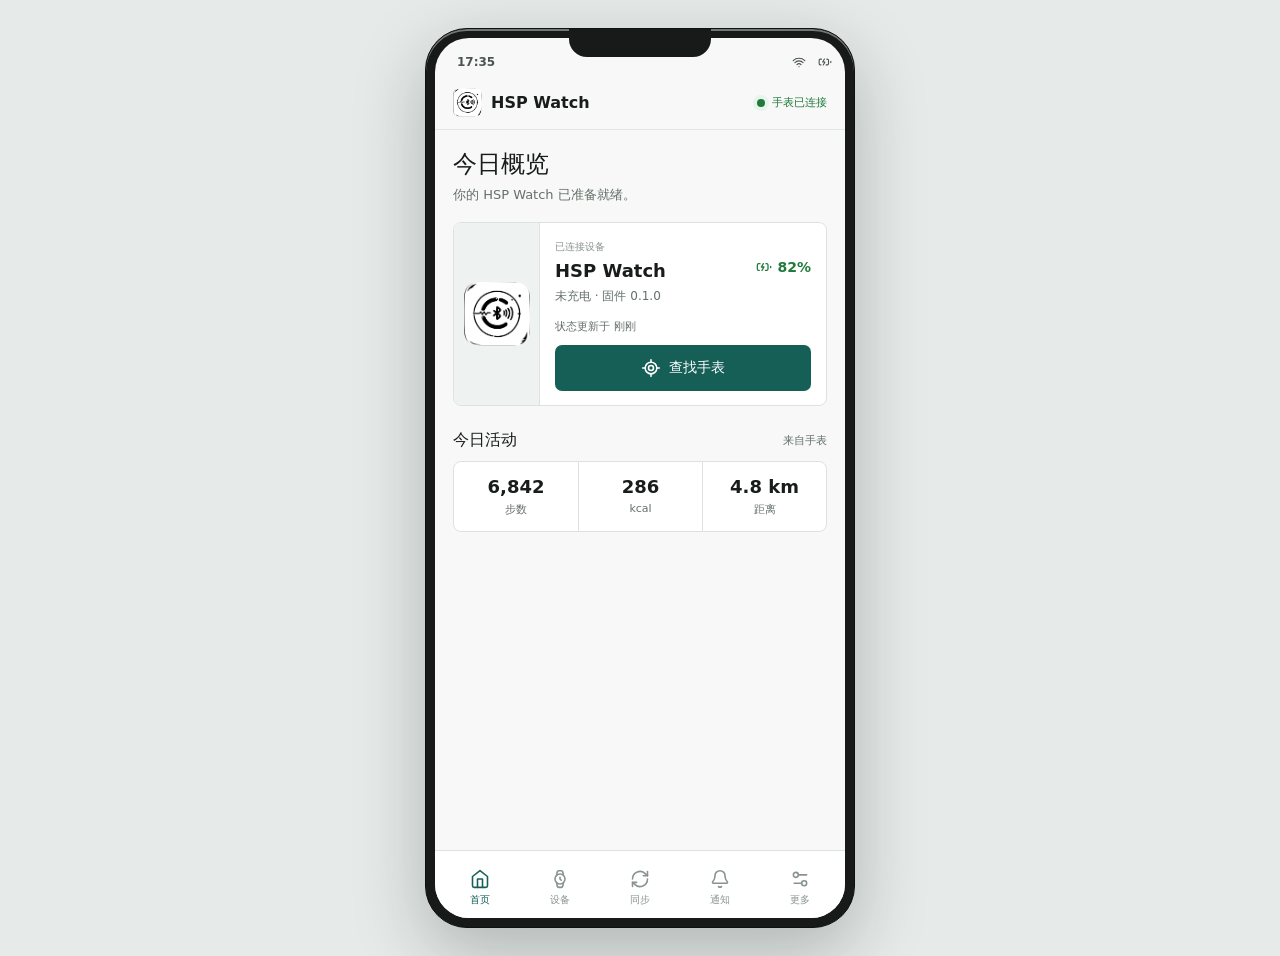
<file: design/index.html>
<!doctype html>
<html lang="zh-CN">
<head>
  <meta charset="utf-8">
  <meta name="viewport" content="width=device-width, initial-scale=1, viewport-fit=cover">
  <meta name="theme-color" content="#f7f8f7">
  <title>HSP Watch · 首页</title>
  <link rel="icon" href="../app/src/main/res/mipmap-xxxhdpi/ic_launcher_watch.png">
  <link rel="stylesheet" href="assets/styles.css">
  <script defer src="assets/app.js"></script>
</head>
<body data-page="home">
  <div class="prototype-stage">
    <div class="phone-frame">
      <div class="phone-screen">
        <div class="system-bar">
          <time data-current-time>09:41</time>
          <div class="system-icons" aria-hidden="true"><span class="icon" data-icon="wifi"></span><span class="icon" data-icon="battery-charging"></span></div>
        </div>
        <header class="app-bar">
          <a class="app-brand" href="index.html"><img src="../app/src/main/res/mipmap-xxxhdpi/ic_launcher_watch.png" alt=""><span>HSP Watch</span></a>
          <span class="connection-chip"><span class="status-dot" data-connection-dot></span><span data-connected-copy>手表已连接</span></span>
        </header>

        <main class="phone-content">
          <div class="page-head"><h1>今日概览</h1><p>你的 HSP Watch 已准备就绪。</p></div>

          <article class="device-card surface">
            <div class="device-visual"><img src="../docs/icon.png" alt="HSP Watch"></div>
            <div class="device-info">
              <span class="eyebrow">已连接设备</span>
              <div class="device-title-row"><h2>HSP Watch</h2><span class="battery"><span class="icon icon-sm" data-icon="battery-charging"></span>82%</span></div>
              <p class="device-subtext">未充电 · 固件 0.1.0</p>
              <p class="device-detail-line">状态更新于 <span data-sync-age>刚刚</span></p>
              <button class="btn btn-primary device-action" type="button" data-action="find-watch"><span class="icon" data-icon="locate-fixed"></span><span data-find-label>查找手表</span></button>
            </div>
          </article>

          <section class="section">
            <div class="section-head"><h2>今日活动</h2><span>来自手表</span></div>
            <div class="metric-grid">
              <div class="metric"><strong>6,842</strong><span>步数</span></div>
              <div class="metric"><strong>286</strong><span>kcal</span></div>
              <div class="metric"><strong>4.8 km</strong><span>距离</span></div>
            </div>
          </section>
        </main>

        <div data-bottom-nav></div>
        <div class="toast" role="status" aria-live="polite" data-toast></div>
      </div>
    </div>
  </div>
</body>
</html>
</file>
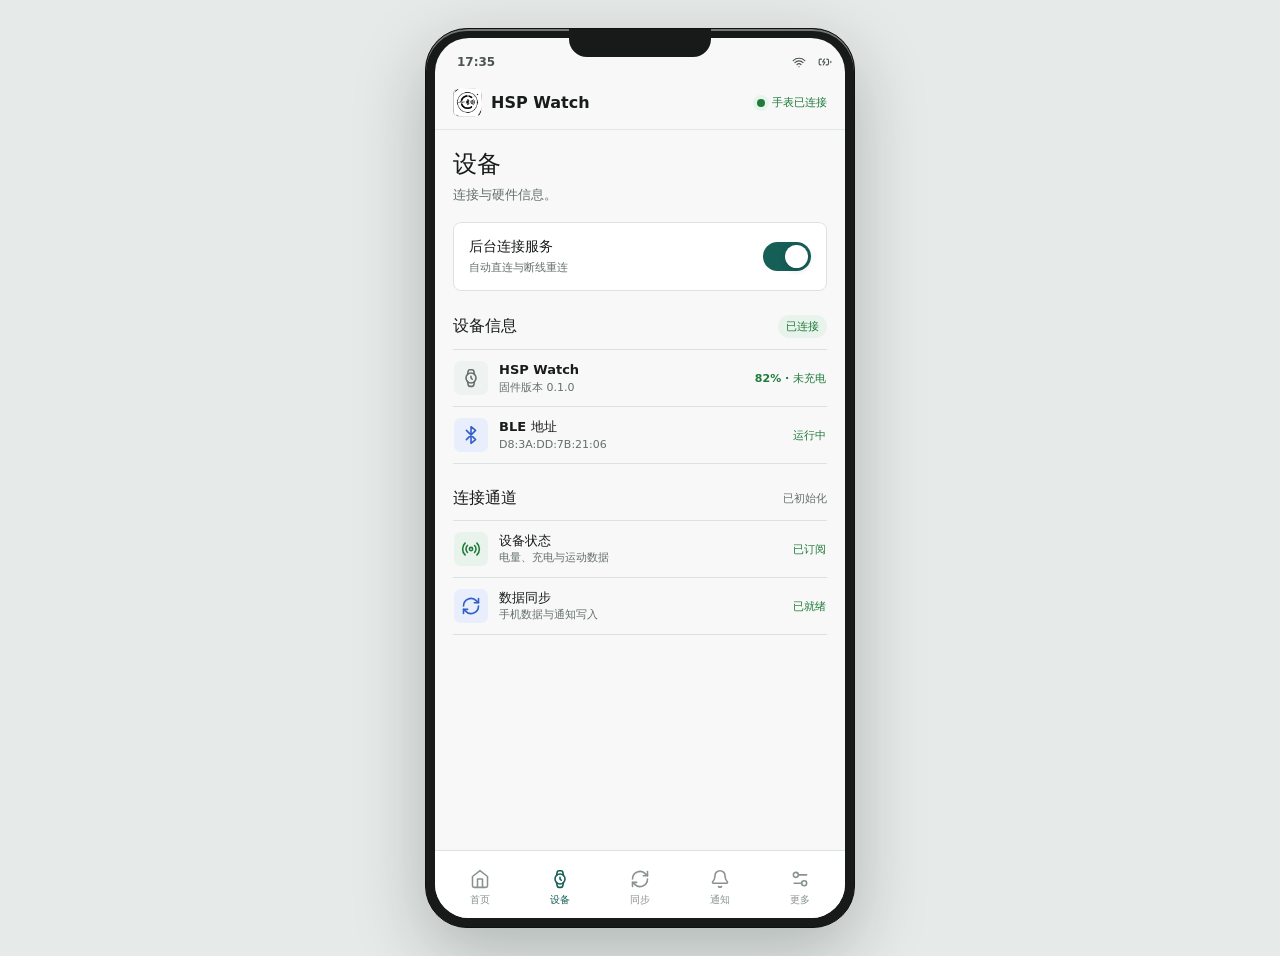
<file: design/device.html>
<!doctype html>
<html lang="zh-CN">
<head>
  <meta charset="utf-8">
  <meta name="viewport" content="width=device-width, initial-scale=1, viewport-fit=cover">
  <meta name="theme-color" content="#f7f8f7">
  <title>HSP Watch · 设备</title>
  <link rel="icon" href="../app/src/main/res/mipmap-xxxhdpi/ic_launcher_watch.png">
  <link rel="stylesheet" href="assets/styles.css">
  <script defer src="assets/app.js"></script>
</head>
<body data-page="device">
  <div class="prototype-stage">
    <div class="phone-frame">
      <div class="phone-screen">
        <div class="system-bar">
          <time data-current-time>09:41</time>
          <div class="system-icons" aria-hidden="true"><span class="icon" data-icon="wifi"></span><span class="icon" data-icon="battery-charging"></span></div>
        </div>
        <header class="app-bar">
          <a class="app-brand" href="index.html"><img src="../app/src/main/res/mipmap-xxxhdpi/ic_launcher_watch.png" alt=""><span>HSP Watch</span></a>
          <span class="connection-chip"><span class="status-dot" data-connection-dot></span><span data-connected-copy>手表已连接</span></span>
        </header>

        <main class="phone-content">
          <div class="page-head"><h1>设备</h1><p>连接与硬件信息。</p></div>

          <article class="plain-card surface">
            <div class="service-control">
              <div class="service-control-copy"><strong>后台连接服务</strong><span>自动直连与断线重连</span></div>
              <label class="switch" aria-label="后台连接服务"><input type="checkbox" checked data-service-toggle><span class="switch-track"></span></label>
            </div>
          </article>

          <section class="section">
            <div class="section-head"><h2>设备信息</h2><span class="badge good" data-connection-value>已连接</span></div>
            <div class="key-list">
              <div class="key-row"><span class="row-icon"><span class="icon" data-icon="watch"></span></span><span class="row-copy"><strong>HSP Watch</strong><span>固件版本 0.1.0</span></span><span class="row-state good">82% · 未充电</span></div>
              <div class="key-row"><span class="row-icon blue"><span class="icon" data-icon="bluetooth"></span></span><span class="row-copy"><strong>BLE 地址</strong><span>D8:3A:DD:7B:21:06</span></span><span class="row-state" data-service-state>运行中</span></div>
            </div>
          </section>

          <section class="section">
            <div class="section-head"><h2>连接通道</h2><span>已初始化</span></div>
            <div class="key-list">
              <div class="key-row"><span class="row-icon green"><span class="icon" data-icon="radio"></span></span><span class="row-copy"><strong>设备状态</strong><span>电量、充电与运动数据</span></span><span class="row-state good" data-status-channel>已订阅</span></div>
              <div class="key-row"><span class="row-icon blue"><span class="icon" data-icon="refresh-cw"></span></span><span class="row-copy"><strong>数据同步</strong><span>手机数据与通知写入</span></span><span class="row-state blue" data-sync-channel>已就绪</span></div>
            </div>
          </section>
        </main>

        <div data-bottom-nav></div>
        <div class="toast" role="status" aria-live="polite" data-toast></div>
      </div>
    </div>
  </div>
</body>
</html>
</file>
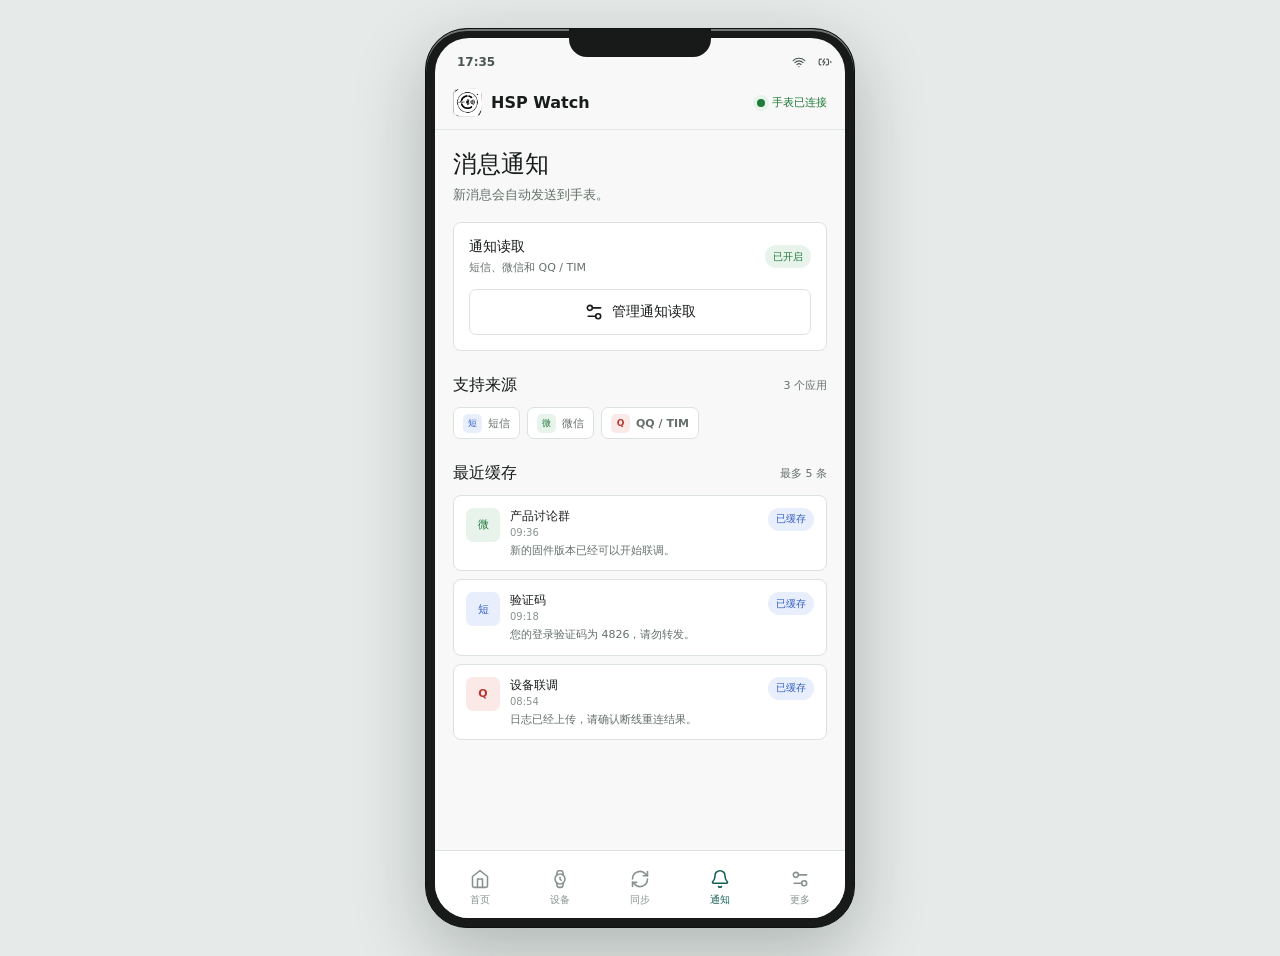
<file: design/notifications.html>
<!doctype html>
<html lang="zh-CN">
<head>
  <meta charset="utf-8">
  <meta name="viewport" content="width=device-width, initial-scale=1, viewport-fit=cover">
  <meta name="theme-color" content="#f7f8f7">
  <title>HSP Watch · 通知</title>
  <link rel="icon" href="../app/src/main/res/mipmap-xxxhdpi/ic_launcher_watch.png">
  <link rel="stylesheet" href="assets/styles.css">
  <script defer src="assets/app.js"></script>
</head>
<body data-page="notifications">
  <div class="prototype-stage">
    <div class="phone-frame">
      <div class="phone-screen">
        <div class="system-bar">
          <time data-current-time>09:41</time>
          <div class="system-icons" aria-hidden="true"><span class="icon" data-icon="wifi"></span><span class="icon" data-icon="battery-charging"></span></div>
        </div>
        <header class="app-bar">
          <a class="app-brand" href="index.html"><img src="../app/src/main/res/mipmap-xxxhdpi/ic_launcher_watch.png" alt=""><span>HSP Watch</span></a>
          <span class="connection-chip"><span class="status-dot" data-connection-dot></span><span data-connected-copy>手表已连接</span></span>
        </header>

        <main class="phone-content">
          <div class="page-head"><h1>消息通知</h1><p>新消息会自动发送到手表。</p></div>

          <article class="plain-card surface">
            <div class="service-control">
              <div class="service-control-copy"><strong>通知读取</strong><span>短信、微信和 QQ / TIM</span></div>
              <span class="badge good" data-notification-badge data-notification-access>已开启</span>
            </div>
            <button class="btn btn-secondary btn-block" type="button" data-action="manage-notifications"><span class="icon" data-icon="settings-2"></span><span data-notification-action-label>管理通知读取</span></button>
          </article>

          <section class="section">
            <div class="section-head"><h2>支持来源</h2><span>3 个应用</span></div>
            <div class="source-chip-row" aria-label="支持的通知来源"><span class="source-chip"><span class="source-mark sms">短</span>短信</span><span class="source-chip"><span class="source-mark wechat">微</span>微信</span><span class="source-chip"><span class="source-mark qq">Q</span>QQ / TIM</span></div>
          </section>

          <section class="section">
            <div class="section-head"><h2>最近缓存</h2><span>最多 5 条</span></div>
            <div class="message-list">
              <article class="message-item surface"><span class="message-app source-mark wechat">微</span><div class="message-copy"><strong>产品讨论群</strong><span>09:36</span><p>新的固件版本已经可以开始联调。</p></div><span class="badge blue">已缓存</span></article>
              <article class="message-item surface"><span class="message-app source-mark sms">短</span><div class="message-copy"><strong>验证码</strong><span>09:18</span><p>您的登录验证码为 4826，请勿转发。</p></div><span class="badge blue">已缓存</span></article>
              <article class="message-item surface"><span class="message-app source-mark qq">Q</span><div class="message-copy"><strong>设备联调</strong><span>08:54</span><p>日志已经上传，请确认断线重连结果。</p></div><span class="badge blue">已缓存</span></article>
            </div>
          </section>
        </main>

        <div data-bottom-nav></div>
        <div class="toast" role="status" aria-live="polite" data-toast></div>
      </div>
    </div>
  </div>
</body>
</html>
</file>
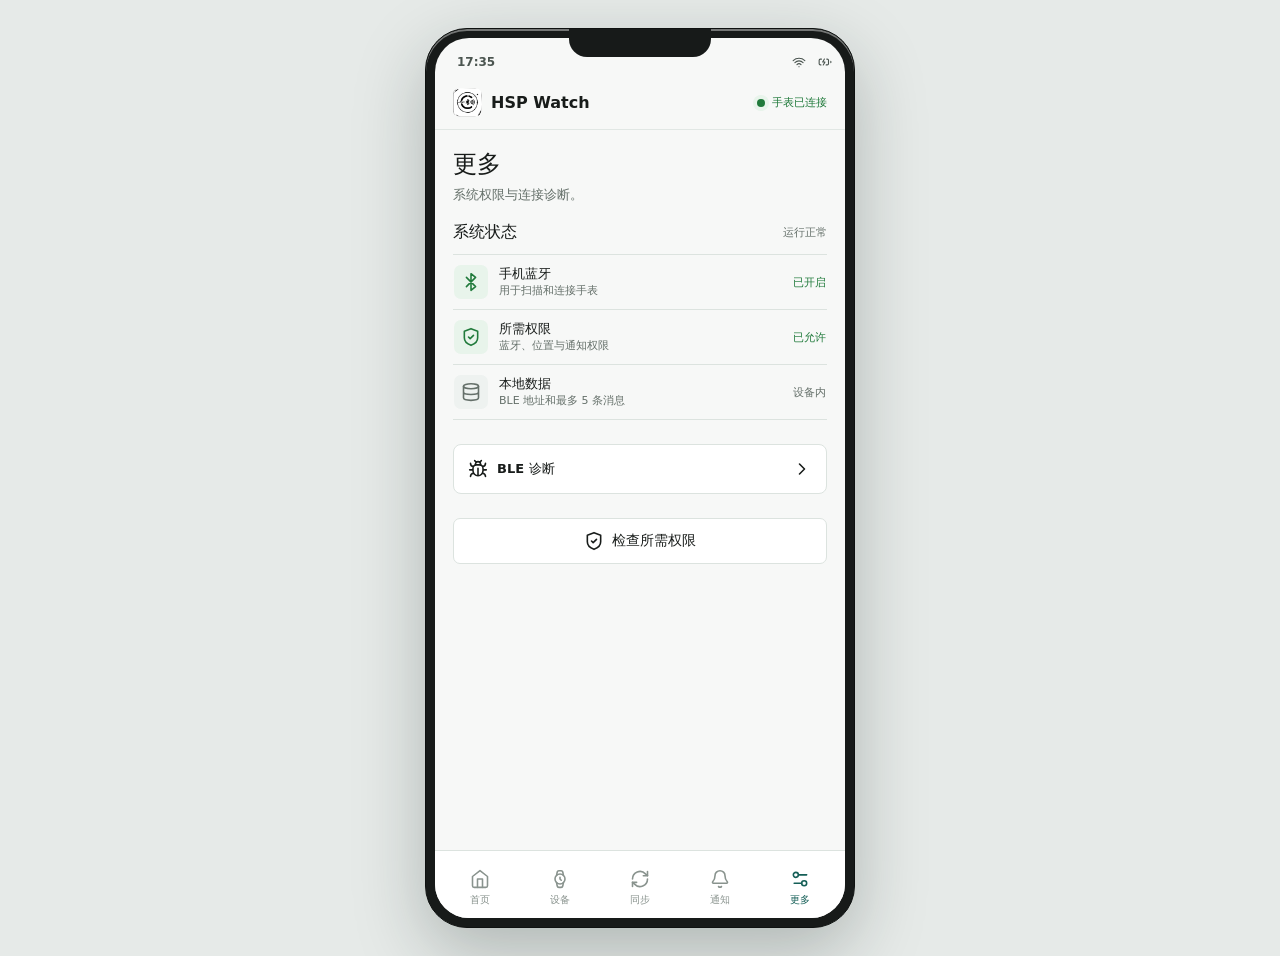
<file: design/settings.html>
<!doctype html>
<html lang="zh-CN">
<head>
  <meta charset="utf-8">
  <meta name="viewport" content="width=device-width, initial-scale=1, viewport-fit=cover">
  <meta name="theme-color" content="#f7f8f7">
  <title>HSP Watch · 更多</title>
  <link rel="icon" href="../app/src/main/res/mipmap-xxxhdpi/ic_launcher_watch.png">
  <link rel="stylesheet" href="assets/styles.css">
  <script defer src="assets/app.js"></script>
</head>
<body data-page="settings">
  <div class="prototype-stage">
    <div class="phone-frame">
      <div class="phone-screen">
        <div class="system-bar">
          <time data-current-time>09:41</time>
          <div class="system-icons" aria-hidden="true"><span class="icon" data-icon="wifi"></span><span class="icon" data-icon="battery-charging"></span></div>
        </div>
        <header class="app-bar">
          <a class="app-brand" href="index.html"><img src="../app/src/main/res/mipmap-xxxhdpi/ic_launcher_watch.png" alt=""><span>HSP Watch</span></a>
          <span class="connection-chip"><span class="status-dot" data-connection-dot></span><span data-connected-copy>手表已连接</span></span>
        </header>

        <main class="phone-content">
          <div class="page-head"><h1>更多</h1><p>系统权限与连接诊断。</p></div>

          <section class="section" style="margin-top: 0">
            <div class="section-head"><h2>系统状态</h2><span>运行正常</span></div>
            <div class="settings-list">
              <div class="setting-row"><span class="row-icon green"><span class="icon" data-icon="bluetooth"></span></span><span class="row-copy"><strong>手机蓝牙</strong><span>用于扫描和连接手表</span></span><span class="row-state good" data-bluetooth-state>已开启</span></div>
              <div class="setting-row"><span class="row-icon green"><span class="icon" data-icon="shield-check"></span></span><span class="row-copy"><strong>所需权限</strong><span>蓝牙、位置与通知权限</span></span><span class="row-state good" data-permission-state>已允许</span></div>
              <div class="setting-row"><span class="row-icon"><span class="icon" data-icon="database"></span></span><span class="row-copy"><strong>本地数据</strong><span>BLE 地址和最多 5 条消息</span></span><span class="row-state">设备内</span></div>
            </div>
          </section>

          <section class="section">
            <details class="diagnostics">
              <summary><span class="icon" data-icon="bug"></span><span>BLE 诊断</span><span class="icon chevron" data-icon="chevron-right"></span></summary>
              <div class="diagnostic-content">
                <div class="diagnostic-row"><span>前台服务</span><span class="good-text" data-service-state>运行中</span></div>
                <div class="diagnostic-row"><span>GATT 连接</span><span class="good-text" data-connection-value>已连接</span></div>
                <div class="diagnostic-row"><span>状态通道</span><span class="good-text" data-status-channel>已订阅</span></div>
                <div class="diagnostic-row"><span>同步通道</span><span class="good-text" data-sync-channel>已就绪</span></div>
                <div class="diagnostic-row"><span>BLE 地址</span><span>D8:3A:DD:7B:21:06</span></div>
              </div>
            </details>
          </section>

          <section class="section"><button class="btn btn-secondary btn-block" type="button" data-action="grant-permissions"><span class="icon" data-icon="shield-check"></span><span>检查所需权限</span></button></section>
        </main>

        <div data-bottom-nav></div>
        <div class="toast" role="status" aria-live="polite" data-toast></div>
      </div>
    </div>
  </div>
</body>
</html>
</file>
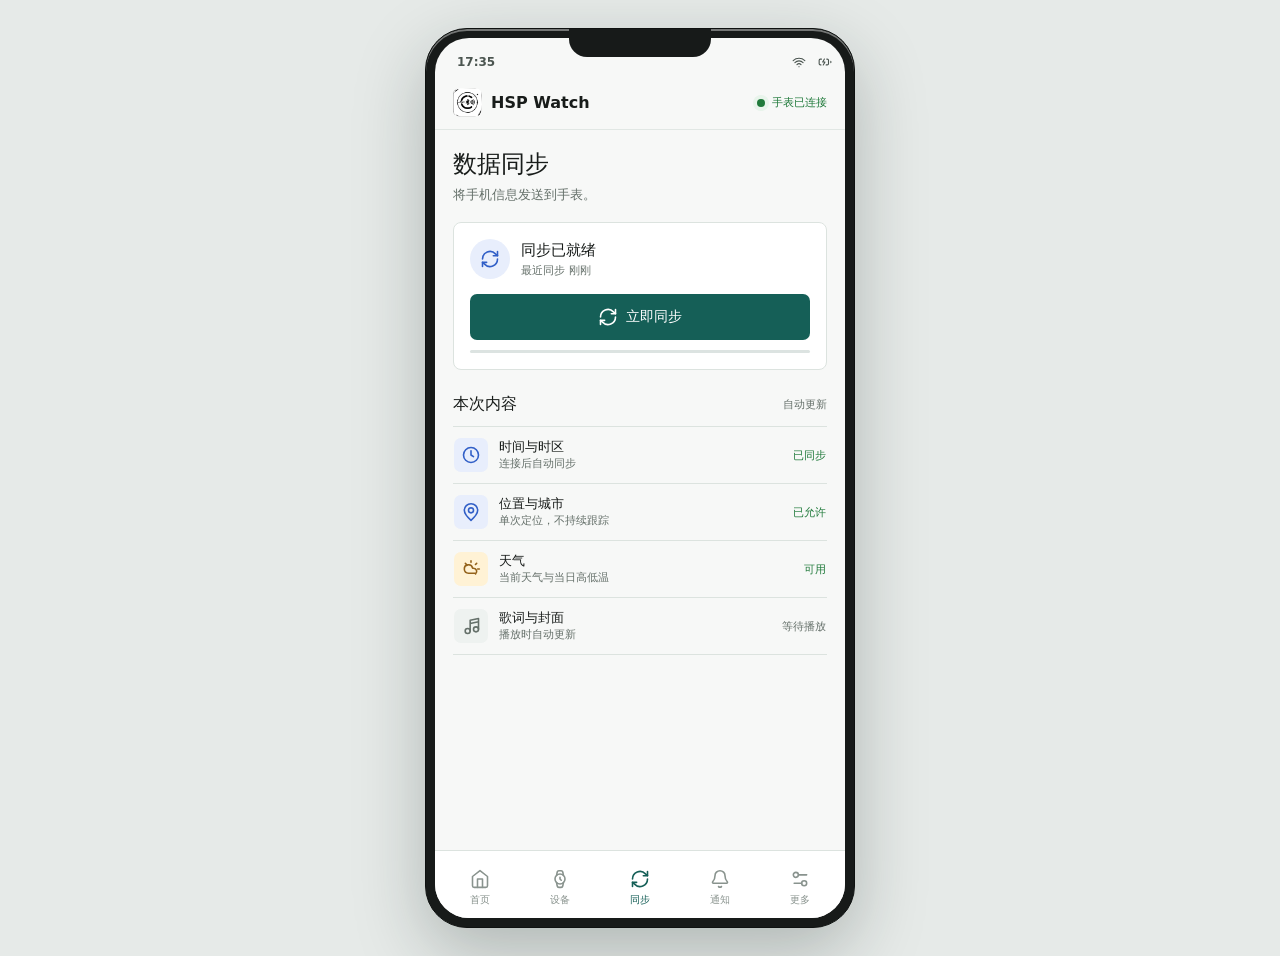
<file: design/sync.html>
<!doctype html>
<html lang="zh-CN">
<head>
  <meta charset="utf-8">
  <meta name="viewport" content="width=device-width, initial-scale=1, viewport-fit=cover">
  <meta name="theme-color" content="#f7f8f7">
  <title>HSP Watch · 同步</title>
  <link rel="icon" href="../app/src/main/res/mipmap-xxxhdpi/ic_launcher_watch.png">
  <link rel="stylesheet" href="assets/styles.css">
  <script defer src="assets/app.js"></script>
</head>
<body data-page="sync">
  <div class="prototype-stage">
    <div class="phone-frame">
      <div class="phone-screen">
        <div class="system-bar">
          <time data-current-time>09:41</time>
          <div class="system-icons" aria-hidden="true"><span class="icon" data-icon="wifi"></span><span class="icon" data-icon="battery-charging"></span></div>
        </div>
        <header class="app-bar">
          <a class="app-brand" href="index.html"><img src="../app/src/main/res/mipmap-xxxhdpi/ic_launcher_watch.png" alt=""><span>HSP Watch</span></a>
          <span class="connection-chip"><span class="status-dot" data-connection-dot></span><span data-connected-copy>手表已连接</span></span>
        </header>

        <main class="phone-content">
          <div class="page-head"><h1>数据同步</h1><p>将手机信息发送到手表。</p></div>

          <article class="sync-summary surface">
            <div class="sync-summary-head">
              <span class="sync-symbol"><span class="icon" data-icon="refresh-cw"></span></span>
              <div><h2 data-sync-result>同步已就绪</h2><p>最近同步 <span data-sync-age>刚刚</span></p></div>
            </div>
            <button class="btn btn-primary btn-block" type="button" data-action="sync-now"><span class="icon" data-icon="refresh-cw"></span><span data-sync-label>立即同步</span></button>
            <div class="sync-progress" data-sync-progress><span></span></div>
          </article>

          <section class="section">
            <div class="section-head"><h2>本次内容</h2><span>自动更新</span></div>
            <div class="key-list">
              <div class="key-row"><span class="row-icon blue"><span class="icon" data-icon="clock"></span></span><span class="row-copy"><strong>时间与时区</strong><span>连接后自动同步</span></span><span class="row-state good">已同步</span></div>
              <div class="key-row"><span class="row-icon blue"><span class="icon" data-icon="map-pin"></span></span><span class="row-copy"><strong>位置与城市</strong><span>单次定位，不持续跟踪</span></span><span class="row-state" data-permission-state>已允许</span></div>
              <div class="key-row"><span class="row-icon amber"><span class="icon" data-icon="cloud-sun"></span></span><span class="row-copy"><strong>天气</strong><span>当前天气与当日高低温</span></span><span class="row-state good">可用</span></div>
              <div class="key-row"><span class="row-icon"><span class="icon" data-icon="music-2"></span></span><span class="row-copy"><strong>歌词与封面</strong><span>播放时自动更新</span></span><span class="row-state">等待播放</span></div>
            </div>
          </section>
        </main>

        <div data-bottom-nav></div>
        <div class="toast" role="status" aria-live="polite" data-toast></div>
      </div>
    </div>
  </div>
</body>
</html>
</file>
<file: design/assets/styles.css>
:root {
  color-scheme: light;
  --canvas: #e6eae8;
  --screen: #f7f8f7;
  --surface: #ffffff;
  --surface-soft: #eef2f0;
  --line: #dce3df;
  --text: #181c1a;
  --muted: #65706a;
  --faint: #89938e;
  --primary: #155f57;
  --primary-pressed: #104b45;
  --primary-soft: #e0f1ec;
  --blue: #315fc7;
  --blue-soft: #e8eefc;
  --green: #207a3b;
  --green-soft: #e8f4eb;
  --amber: #93621b;
  --amber-soft: #fff2d5;
  --red: #b73832;
  --red-soft: #fbe9e7;
  --success: var(--green);
  --success-soft: var(--green-soft);
  --danger: var(--red);
  --danger-soft: var(--red-soft);
  --radius: 8px;
  font-family: Inter, "Noto Sans SC", "PingFang SC", "Microsoft YaHei", system-ui, sans-serif;
  font-synthesis: none;
  letter-spacing: 0;
}

* {
  box-sizing: border-box;
}

html,
body {
  min-width: 320px;
  min-height: 100%;
}

html {
  background: var(--canvas);
}

body {
  margin: 0;
  background: var(--canvas);
  color: var(--text);
  -webkit-font-smoothing: antialiased;
}

button,
input {
  font: inherit;
}

button,
a {
  -webkit-tap-highlight-color: transparent;
}

a {
  color: inherit;
  text-decoration: none;
}

button {
  border: 0;
}

button:focus-visible,
a:focus-visible,
input:focus-visible,
summary:focus-visible {
  outline: 3px solid rgba(49, 95, 199, 0.28);
  outline-offset: 2px;
}

.prototype-stage {
  display: grid;
  min-height: 100vh;
  place-items: center;
  padding: 28px;
}

.phone-frame {
  position: relative;
  width: 430px;
  height: 900px;
  padding: 9px;
  overflow: hidden;
  border: 1px solid #0e1110;
  border-radius: 42px;
  background: #171a19;
  box-shadow: 0 24px 70px rgba(19, 33, 29, 0.26), 0 2px 0 rgba(255, 255, 255, 0.4) inset;
}

.phone-frame::before {
  position: absolute;
  top: 0;
  left: 50%;
  width: 142px;
  height: 28px;
  border-radius: 0 0 18px 18px;
  background: #171a19;
  content: "";
  transform: translateX(-50%);
  z-index: 3;
}

.phone-screen {
  position: relative;
  display: flex;
  height: 100%;
  overflow: hidden;
  flex-direction: column;
  border-radius: 34px;
  background: var(--screen);
}

.system-bar {
  display: flex;
  height: 38px;
  flex: 0 0 38px;
  align-items: flex-end;
  justify-content: space-between;
  padding: 0 22px 7px;
  color: #4b5550;
  font-size: 12px;
  font-weight: 680;
  font-variant-numeric: tabular-nums;
}

.system-icons {
  display: inline-flex;
  align-items: center;
  gap: 6px;
}

.system-icons .icon {
  width: 14px;
  height: 14px;
}

.app-bar {
  display: flex;
  min-height: 54px;
  flex: 0 0 54px;
  align-items: center;
  justify-content: space-between;
  padding: 0 18px;
  border-bottom: 1px solid rgba(220, 227, 223, 0.78);
  background: rgba(247, 248, 247, 0.96);
}

.app-brand {
  display: inline-flex;
  min-width: 0;
  align-items: center;
  gap: 9px;
  font-size: 16px;
  font-weight: 780;
}

.app-brand img {
  width: 29px;
  height: 29px;
  object-fit: contain;
}

.connection-chip {
  display: inline-flex;
  align-items: center;
  gap: 7px;
  color: var(--green);
  font-size: 11px;
  font-weight: 720;
}

.status-dot {
  width: 8px;
  height: 8px;
  flex: 0 0 8px;
  border-radius: 50%;
  background: var(--green);
  box-shadow: 0 0 0 4px var(--green-soft);
}

.phone-content {
  min-height: 0;
  flex: 1;
  overflow-y: auto;
  overscroll-behavior: contain;
  padding: 20px 18px calc(88px + env(safe-area-inset-bottom));
  scrollbar-width: none;
}

.phone-content::-webkit-scrollbar {
  display: none;
}

.page-head {
  margin-bottom: 18px;
}

.page-head h1 {
  margin: 0;
  font-size: 24px;
  line-height: 1.2;
  font-weight: 780;
}

.page-head p {
  margin: 6px 0 0;
  color: var(--muted);
  font-size: 13px;
  line-height: 1.5;
}

.surface {
  border: 1px solid var(--line);
  border-radius: var(--radius);
  background: var(--surface);
}

.status-strip {
  display: flex;
  min-height: 48px;
  align-items: center;
  gap: 10px;
  margin-bottom: 14px;
  padding: 10px 12px;
  border: 1px solid #cce4d3;
  border-radius: var(--radius);
  background: var(--green-soft);
  color: #1a6331;
}

.status-strip.info {
  border-color: #cfdbf5;
  background: var(--blue-soft);
  color: #294f9e;
}

.status-strip.warning {
  border-color: #ecd9ae;
  background: var(--amber-soft);
  color: #6f4a14;
}

.status-strip .icon {
  width: 18px;
  height: 18px;
}

.status-strip strong {
  min-width: 0;
  flex: 1;
  font-size: 12px;
  line-height: 1.35;
}

.status-strip span:last-child {
  color: currentColor;
  font-size: 11px;
  font-variant-numeric: tabular-nums;
  opacity: 0.8;
}

.device-card {
  display: grid;
  grid-template-columns: 86px minmax(0, 1fr);
  overflow: hidden;
}

.device-visual {
  display: grid;
  min-height: 176px;
  place-items: center;
  border-right: 1px solid var(--line);
  background: var(--surface-soft);
}

.device-visual img {
  width: 66px;
  height: 66px;
  object-fit: contain;
}

.device-info {
  display: flex;
  min-width: 0;
  flex-direction: column;
  padding: 17px 15px 14px;
}

.eyebrow {
  color: var(--faint);
  font-size: 10px;
  font-weight: 760;
  text-transform: uppercase;
}

.device-title-row {
  display: flex;
  align-items: flex-start;
  justify-content: space-between;
  gap: 12px;
  margin-top: 5px;
}

.device-title-row h2 {
  margin: 0;
  font-size: 18px;
  line-height: 1.3;
}

.battery {
  display: inline-flex;
  align-items: center;
  gap: 5px;
  color: var(--green);
  font-size: 14px;
  font-weight: 780;
  font-variant-numeric: tabular-nums;
}

.battery .icon {
  width: 16px;
  height: 16px;
}

.device-subtext {
  margin: 5px 0 0;
  color: var(--muted);
  font-size: 12px;
}

.device-detail-line {
  margin-top: 14px;
  color: var(--muted);
  font-size: 11px;
}

.btn {
  display: inline-flex;
  min-height: 46px;
  align-items: center;
  justify-content: center;
  gap: 8px;
  padding: 0 15px;
  border: 1px solid transparent;
  border-radius: 7px;
  cursor: pointer;
  font-size: 14px;
  font-weight: 740;
  transition: transform 120ms ease, background-color 160ms ease, border-color 160ms ease;
}

.btn:active {
  transform: translateY(1px);
}

.btn:disabled {
  cursor: wait;
  opacity: 0.72;
}

.btn-primary {
  background: var(--primary);
  color: #fff;
}

.btn-primary:hover {
  background: var(--primary-pressed);
}

.btn-secondary {
  border-color: var(--line);
  background: var(--surface);
  color: var(--text);
}

.btn-secondary:hover {
  background: var(--surface-soft);
}

.btn-block {
  width: 100%;
}

.device-action {
  width: 100%;
  margin-top: auto;
}

.icon {
  display: inline-flex;
  width: 20px;
  height: 20px;
  flex: 0 0 20px;
}

.icon-sm {
  width: 16px;
  height: 16px;
  flex-basis: 16px;
}

.icon svg {
  width: 100%;
  height: 100%;
  fill: none;
  stroke: currentColor;
  stroke-linecap: round;
  stroke-linejoin: round;
  stroke-width: 1.9;
}

.section {
  margin-top: 24px;
}

.section-head {
  display: flex;
  align-items: center;
  justify-content: space-between;
  gap: 12px;
  margin-bottom: 11px;
}

.section-head h2 {
  margin: 0;
  font-size: 16px;
  line-height: 1.3;
}

.section-head span,
.section-head a {
  color: var(--muted);
  font-size: 11px;
}

.metric-grid {
  display: grid;
  grid-template-columns: repeat(3, minmax(0, 1fr));
  border: 1px solid var(--line);
  border-radius: var(--radius);
  background: var(--surface);
}

.metric {
  min-width: 0;
  padding: 14px 8px;
  text-align: center;
}

.metric + .metric {
  border-left: 1px solid var(--line);
}

.metric strong,
.metric span {
  display: block;
}

.metric strong {
  overflow-wrap: anywhere;
  font-size: 18px;
  font-variant-numeric: tabular-nums;
}

.metric span {
  margin-top: 5px;
  color: var(--muted);
  font-size: 11px;
}

.key-list {
  overflow: hidden;
  border-top: 1px solid var(--line);
}

.key-row {
  display: flex;
  min-height: 57px;
  align-items: center;
  gap: 11px;
  padding: 9px 1px;
  border-bottom: 1px solid var(--line);
}

.row-icon {
  display: grid;
  width: 34px;
  height: 34px;
  flex: 0 0 34px;
  place-items: center;
  border-radius: 7px;
  background: var(--surface-soft);
  color: var(--muted);
}

.row-icon.green {
  background: var(--green-soft);
  color: var(--green);
}

.row-icon.blue {
  background: var(--blue-soft);
  color: var(--blue);
}

.row-icon.amber {
  background: var(--amber-soft);
  color: var(--amber);
}

.row-copy {
  min-width: 0;
  flex: 1;
}

.row-copy strong,
.row-copy span {
  display: block;
}

.row-copy strong {
  font-size: 13px;
  line-height: 1.35;
}

.row-copy span {
  margin-top: 2px;
  overflow-wrap: anywhere;
  color: var(--muted);
  font-size: 11px;
  line-height: 1.35;
}

.row-state {
  max-width: 38%;
  color: var(--muted);
  font-size: 11px;
  font-weight: 700;
  text-align: right;
}

.row-state.good {
  color: var(--green);
}

.row-state.blue {
  color: var(--blue);
}

.badge {
  display: inline-flex;
  min-height: 23px;
  align-items: center;
  justify-content: center;
  padding: 3px 8px;
  border-radius: 999px;
  background: var(--surface-soft);
  color: var(--muted);
  font-size: 10px;
  font-weight: 730;
  line-height: 1;
  white-space: nowrap;
}

.badge.good {
  background: var(--green-soft);
  color: var(--green);
}

.badge.blue {
  background: var(--blue-soft);
  color: var(--blue);
}

.badge.warning {
  background: var(--amber-soft);
  color: var(--amber);
}

.plain-card {
  padding: 15px;
}

.service-control {
  display: flex;
  align-items: center;
  justify-content: space-between;
  gap: 16px;
}

.service-control-copy strong,
.service-control-copy span {
  display: block;
}

.service-control-copy strong {
  font-size: 14px;
}

.service-control-copy span {
  margin-top: 4px;
  color: var(--muted);
  font-size: 11px;
}

.plain-card > .btn {
  margin-top: 14px;
}

.switch {
  position: relative;
  width: 48px;
  height: 29px;
  flex: 0 0 48px;
}

.switch input {
  position: absolute;
  width: 1px;
  height: 1px;
  opacity: 0;
}

.switch-track {
  position: absolute;
  inset: 0;
  border-radius: 999px;
  background: #c4ccc8;
  cursor: pointer;
}

.switch-track::after {
  position: absolute;
  top: 3px;
  left: 3px;
  width: 23px;
  height: 23px;
  border-radius: 50%;
  background: #fff;
  box-shadow: 0 2px 6px rgba(24, 38, 33, 0.2);
  content: "";
  transition: transform 160ms ease;
}

.switch input:checked + .switch-track {
  background: var(--primary);
}

.switch input:checked + .switch-track::after {
  transform: translateX(19px);
}

.sync-summary {
  padding: 16px;
}

.sync-summary-head {
  display: flex;
  align-items: center;
  gap: 11px;
}

.sync-symbol {
  display: grid;
  width: 40px;
  height: 40px;
  flex: 0 0 40px;
  place-items: center;
  border-radius: 50%;
  background: var(--blue-soft);
  color: var(--blue);
}

.sync-summary h2 {
  margin: 0;
  font-size: 15px;
}

.sync-summary p {
  margin: 3px 0 0;
  color: var(--muted);
  font-size: 11px;
}

.sync-summary .btn {
  margin-top: 15px;
}

.sync-progress {
  height: 3px;
  overflow: hidden;
  margin-top: 10px;
  border-radius: 99px;
  background: #dce3e1;
}

.sync-progress span {
  display: block;
  width: 0;
  height: 100%;
  background: var(--blue);
  transition: width 1.2s ease;
}

.sync-progress.is-running span {
  width: 78%;
}

.source-chip-row {
  display: flex;
  flex-wrap: wrap;
  gap: 7px;
}

.source-chip {
  display: inline-flex;
  min-height: 32px;
  align-items: center;
  gap: 6px;
  padding: 0 9px;
  border: 1px solid var(--line);
  border-radius: 7px;
  background: var(--surface);
  color: var(--muted);
  font-size: 11px;
  font-weight: 680;
}

.source-mark {
  display: grid;
  width: 19px;
  height: 19px;
  place-items: center;
  border-radius: 5px;
  background: var(--surface-soft);
  color: var(--text);
  font-size: 9px;
  font-weight: 800;
}

.source-mark.sms {
  background: var(--blue-soft);
  color: var(--blue);
}

.source-mark.wechat {
  background: var(--green-soft);
  color: var(--green);
}

.source-mark.qq {
  background: var(--red-soft);
  color: var(--red);
}

.message-list {
  display: grid;
  gap: 8px;
}

.message-item {
  display: grid;
  grid-template-columns: 34px minmax(0, 1fr) auto;
  align-items: start;
  gap: 10px;
  padding: 12px;
}

.message-app {
  display: grid;
  width: 34px;
  height: 34px;
  place-items: center;
  border-radius: 7px;
  background: var(--surface-soft);
  color: var(--text);
  font-size: 11px;
  font-weight: 800;
}

.message-copy {
  min-width: 0;
}

.message-copy strong,
.message-copy span,
.message-copy p {
  display: block;
}

.message-copy strong {
  overflow: hidden;
  font-size: 12px;
  text-overflow: ellipsis;
  white-space: nowrap;
}

.message-copy span {
  margin-top: 2px;
  color: var(--faint);
  font-size: 10px;
}

.message-copy p {
  display: -webkit-box;
  margin: 5px 0 0;
  overflow: hidden;
  color: var(--muted);
  font-size: 11px;
  line-height: 1.4;
  -webkit-box-orient: vertical;
  -webkit-line-clamp: 2;
}

.settings-list {
  overflow: hidden;
  border-top: 1px solid var(--line);
}

.setting-row {
  display: flex;
  min-height: 55px;
  align-items: center;
  gap: 11px;
  padding: 8px 1px;
  border-bottom: 1px solid var(--line);
}

.setting-row .btn {
  min-height: 34px;
  padding: 0 11px;
  font-size: 11px;
}

.diagnostics {
  overflow: hidden;
  border: 1px solid var(--line);
  border-radius: var(--radius);
  background: var(--surface);
}

.diagnostics summary {
  display: flex;
  min-height: 48px;
  align-items: center;
  gap: 9px;
  padding: 0 14px;
  cursor: pointer;
  font-size: 13px;
  font-weight: 720;
  list-style: none;
}

.diagnostics summary::-webkit-details-marker {
  display: none;
}

.diagnostics .chevron {
  margin-left: auto;
  transition: transform 160ms ease;
}

.diagnostics[open] .chevron {
  transform: rotate(90deg);
}

.diagnostic-content {
  padding: 0 14px 10px;
  border-top: 1px solid var(--line);
}

.diagnostic-row {
  display: flex;
  min-height: 38px;
  align-items: center;
  justify-content: space-between;
  gap: 12px;
  border-bottom: 1px solid #edf1ef;
  color: var(--muted);
  font-size: 11px;
}

.diagnostic-row:last-child {
  border-bottom: 0;
}

.diagnostic-row span:last-child {
  max-width: 62%;
  overflow-wrap: anywhere;
  color: var(--text);
  text-align: right;
}

.good-text {
  color: var(--green) !important;
}

.bottom-nav {
  position: absolute;
  right: 0;
  bottom: 0;
  left: 0;
  z-index: 5;
  display: grid;
  grid-template-columns: repeat(5, minmax(0, 1fr));
  height: calc(68px + env(safe-area-inset-bottom));
  padding: 7px 5px env(safe-area-inset-bottom);
  border-top: 1px solid var(--line);
  background: rgba(255, 255, 255, 0.98);
}

.nav-link {
  display: flex;
  min-width: 0;
  min-height: 52px;
  align-items: center;
  flex-direction: column;
  justify-content: center;
  gap: 4px;
  border-radius: 6px;
  color: var(--faint);
  font-size: 10px;
  font-weight: 680;
}

.nav-link .icon {
  width: 20px;
  height: 20px;
}

.nav-link[aria-current="page"] {
  color: var(--primary);
}

.toast {
  position: absolute;
  right: 14px;
  bottom: 82px;
  left: 14px;
  z-index: 9;
  display: flex;
  min-height: 42px;
  align-items: center;
  justify-content: center;
  gap: 8px;
  padding: 9px 12px;
  border-radius: 7px;
  background: #183b35;
  color: #fff;
  font-size: 12px;
  opacity: 0;
  pointer-events: none;
  transform: translateY(8px);
  transition: opacity 160ms ease, transform 160ms ease;
}

.toast.is-visible {
  opacity: 1;
  transform: translateY(0);
}

.spinner {
  animation: spin 900ms linear infinite;
}

@keyframes spin {
  to {
    transform: rotate(360deg);
  }
}

@media (max-width: 470px) {
  .prototype-stage {
    display: block;
    padding: 0;
  }

  .phone-frame {
    width: 100vw;
    height: 100dvh;
    min-height: 620px;
    padding: 0;
    border: 0;
    border-radius: 0;
    box-shadow: none;
  }

  .phone-frame::before {
    display: none;
  }

  .phone-screen {
    border-radius: 0;
  }
}

@media (max-height: 930px) and (min-width: 471px) {
  .prototype-stage {
    align-items: start;
  }
}

@media (prefers-reduced-motion: reduce) {
  *,
  *::before,
  *::after {
    animation-duration: 0.01ms !important;
    animation-iteration-count: 1 !important;
    scroll-behavior: auto !important;
    transition-duration: 0.01ms !important;
  }
}
</file>
